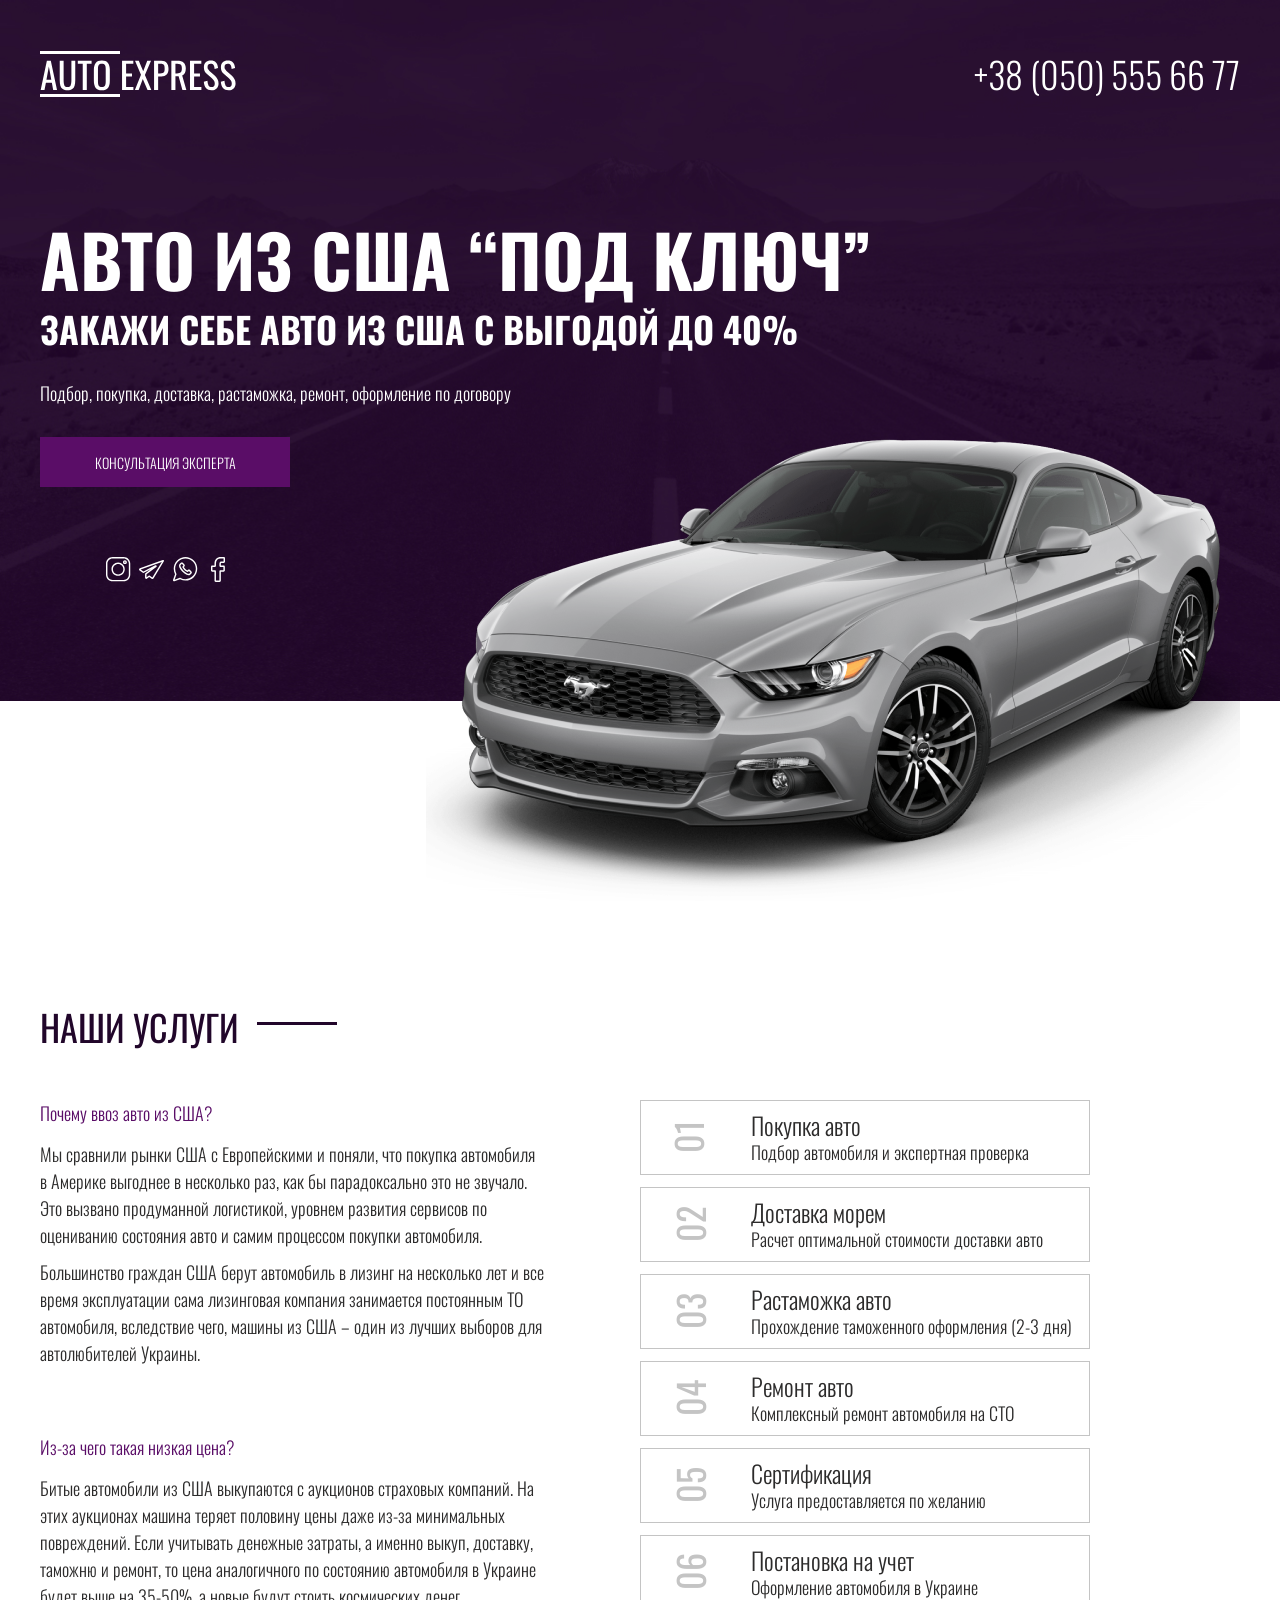
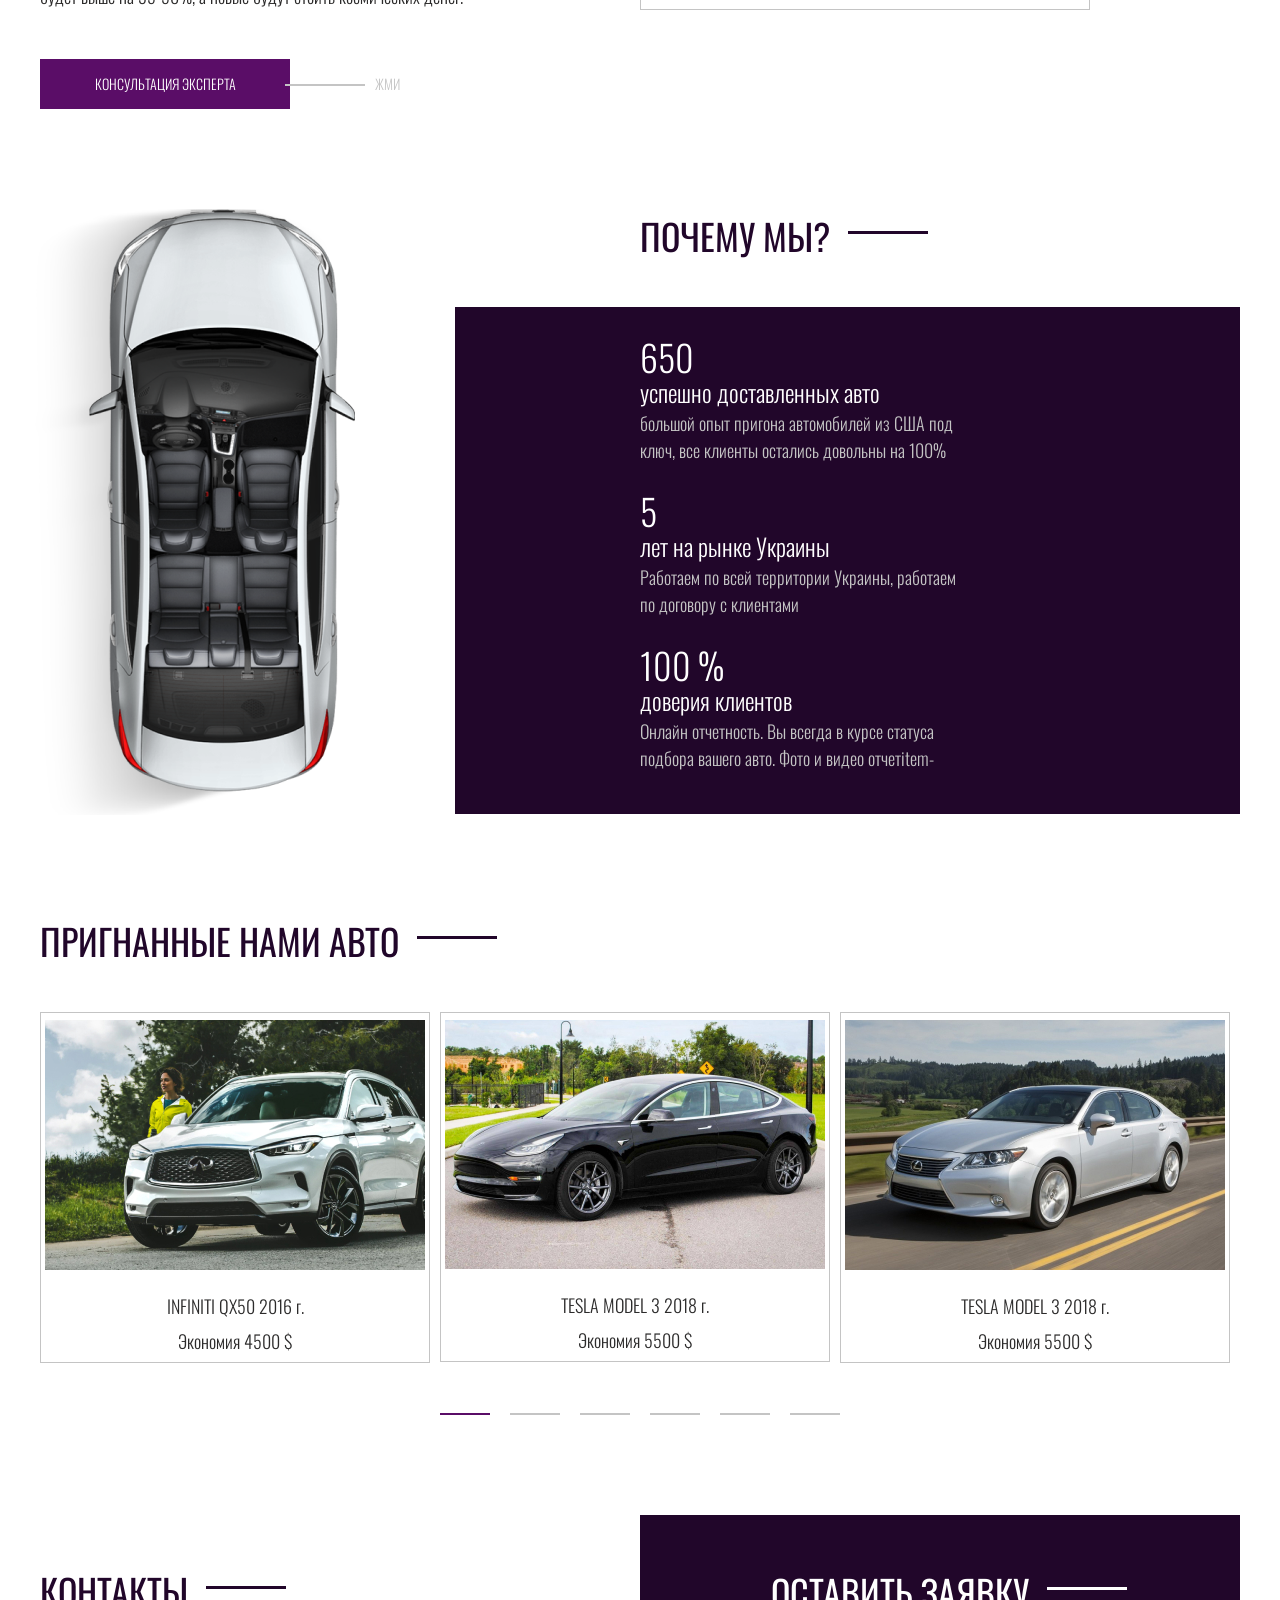
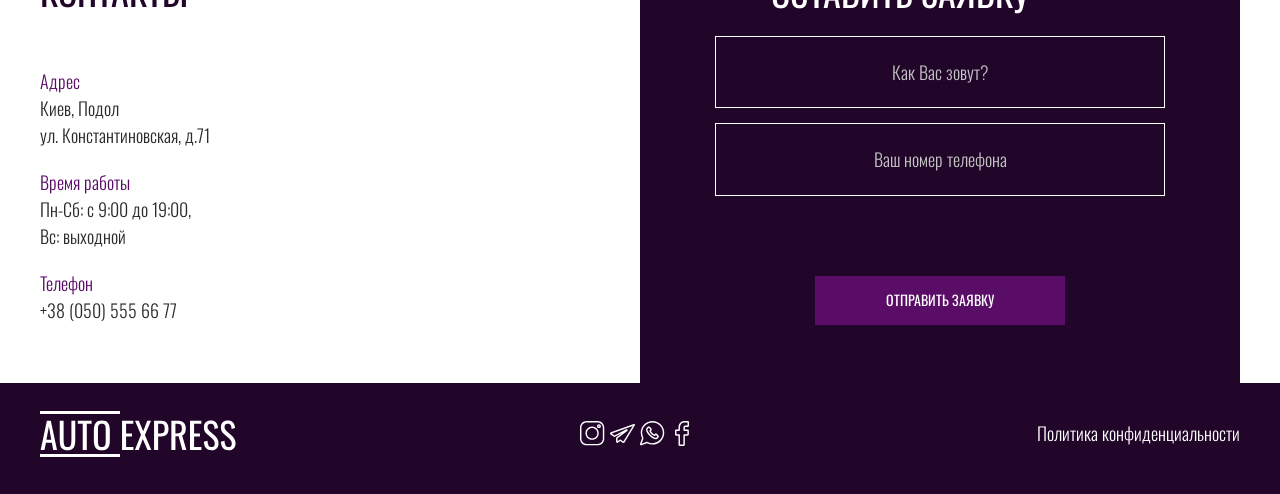
<file: index.html>
<!DOCTYPE html>
<html lang="ru">

<head>
  <meta charset="UTF-8">
  <meta http-equiv="X-UA-Compatible" content="IE=edge">
  <meta name="viewport" content="width=device-width, initial-scale=1.0">
  <link rel="preconnect" href="https://fonts.googleapis.com">
  <link rel="preconnect" href="https://fonts.gstatic.com" crossorigin>
  <link href="https://fonts.googleapis.com/css2?family=Oswald:wght@300;400&display=swap" rel="stylesheet">
  <link rel="stylesheet" href="css/normalize.css">
  <link rel="stylesheet" href="css/slick.css">
  <link rel="stylesheet" href="css/style.css">
  <title>Авто из США</title>
</head>

<body>
  <header class="main-header">
    <div class="main-header__center-box">
      <div class="main-header__top">
        <a class="main-header__logo" href="#">
          <img src="icons/main-logo.svg" alt="logo">
        </a>
        <a class="main-header__tel" href="tel:+380505556677">+38 (050) 555 66 77</a>
      </div>
      <div class="main-header__content">
        <h1 class="main-header__title">
          Авто из США “ПОД КЛЮЧ”
        </h1>
        <h2 class="main-header__subtitle">
          Закажи себе авто из США с выгодой до 40%
        </h2>

        <p class="main-header__text">
          Подбор, покупка, доставка, растаможка, ремонт, оформление по договору
        </p>
        <a class="main-header__call" href="#">
          Консультация эксперта
        </a>
        <ul class="main-header__social-list">
          <li class="main-header__social-item">
            <a class="main-header__social-link main-header__social-link--ins" href="#">
              instagram
            </a>
          </li>
          <li class="main-header__social-item">
            <a class="main-header__social-link main-header__social-link--tel" href="#">
              telegram
            </a>
          </li>
          <li class="main-header__social-item">
            <a class="main-header__social-link main-header__social-link--wat" href="#">
              watsapp
            </a>
          </li>
          <li class="main-header__social-item">
            <a class="main-header__social-link main-header__social-link--face" href="#">
              face
            </a>
          </li>
        </ul>
        <img class="main-header__promo-img" src="img/car-header.png" alt="car">
      </div>
    </div>
  </header>

  <section class="services">
    <div class="services__center-box">
      <h2 class="services__title">
        <span>Наши услуги</span>
      </h2>

      <div class="services__content">
        <div class="services__QA">
          <div class="services__QA-item">
            <h5 class="services__question">
              Почему ввоз авто из США?
            </h5>
            <p class="services__answer">
              Мы сравнили рынки США с Европейскими и поняли, что покупка автомобиля в Америке выгоднее в несколько раз,
              как бы парадоксально это не звучало. Это вызвано продуманной логистикой, уровнем развития сервисов по
              оцениванию состояния авто и самим процессом покупки автомобиля.
            </p>
            <p class="services__answer">
              Большинство граждан США берут автомобиль в лизинг на несколько лет и все время эксплуатации сама
              лизинговая компания занимается постоянным ТО автомобиля, вследствие чего, машины из США – один из лучших
              выборов для автолюбителей Украины.
            </p>
          </div>
          <div class="services__QA-item">
            <h5 class="services__question">
              Из-за чего такая низкая цена?
            </h5>
            <p class="services__answer">
              Битые автомобили из США выкупаются с аукционов страховых компаний. На этих аукционах машина теряет
              половину цены даже из-за минимальных повреждений. Если учитывать денежные затраты, а именно выкуп,
              доставку, таможню и ремонт, то цена аналогичного по состоянию автомобиля в Украине будет выше на 35-50%, а
              новые будут стоить космических денег.
            </p>
          </div>
        </div>

        <ol class="services__list">
          <li class="services__item">
            <p class="services__item-point">Покупка авто</p>
            <p class="services__item-text">Подбор автомобиля и экспертная проверка</p>
          </li>
          <li class="services__item">
            <p class="services__item-point">Доставка морем</p>
            <p class="services__item-text">Расчет оптимальной стоимости доставки авто</p>
          </li>
          <li class="services__item">
            <p class="services__item-point">Растаможка авто</p>
            <p class="services__item-text">Прохождение таможенного оформления (2-3 дня)</p>
          </li>
          <li class="services__item">
            <p class="services__item-point">Ремонт авто</p>
            <p class="services__item-text">Комплексный ремонт автомобиля на СТО</p>
          </li>
          <li class="services__item">
            <p class="services__item-point">Сертификация</p>
            <p class="services__item-text">Услуга предоставляется по желанию</p>
          </li>
          <li class="services__item">
            <p class="services__item-point">Постановка на учет</p>
            <p class="services__item-text">Оформление автомобиля в Украине</p>
          </li>
        </ol>
      </div>

      <a class="services__call services__call--decor" href="#">Консультация эксперта</a>
    </div>
  </section>

  <section class="benefits">
    <div class="benefits__center-box">
      <div class="benefits__content">
        <h2 class="benefits__title">
          Почему мы?<span></span>
        </h2>

        <ul class="benefits__list">
          <li class="benefits__item">
            <p class="benefits__item-title">
              <span>650</span> успешно доставленных авто
            </p>
            <p class="benefits__item-text">
              большой опыт пригона автомобилей из США под ключ, все клиенты остались довольны на 100%
            </p>
          </li>
          <li class="benefits__item">
            <p class="benefits__item-title">
              <span>5</span> лет на рынке Украины
            </p>
            <p class="benefits__item-text">
              Работаем по всей территории Украины, работаем по договору с клиентами
            </p>
          </li>
          <li class="benefits__item">
            <p class="benefits__item-title">
              <span>100 %</span> доверия клиентов
            </p>
            <p class="benefits__item-text">
              Онлайн отчетность. Вы всегда в курсе статуса подбора вашего авто. Фото и видео отчетitem-
            </p>
          </li>
        </ul>
      </div>
    </div>
  </section>

  <section class="cars">
    <div class="cars__center-box">
      <h2 class="cars__title">
        Пригнанные нами авто <span></span>
      </h2>
      <div class="cars__carousel slick-slider-one">
        <div class="cars__item">
          <div class="cars__item-box">
            <img class="cars__img" src="img/content/car1.jpg" alt="car1">
            <p class="cars__model">INFINITI QX50 2016 г.</p>
            <p class="cars__save">Экономия 4500 $</p>
          </div>
        </div>

        <div class="cars__item">
          <div class="cars__item-box">
            <img class="cars__img" src="img/content/car2.jpg" alt="car2">
            <p class="cars__model">TESLA MODEL 3 2018 г.</p>
            <p class="cars__save">Экономия 5500 $</p>
          </div>
        </div>

        <div class="cars__item">
          <div class="cars__item-box">
            <img class="cars__img" src="img/content/car3.jpg" alt="car3">
            <p class="cars__model">TESLA MODEL 3 2018 г.</p>
            <p class="cars__save">Экономия 5500 $</p>
          </div>
        </div>

        <div class="cars__item">
          <div class="cars__item-box">
            <img class="cars__img" src="img/content/car3.jpg" alt="car3">
            <p class="cars__model">TESLA MODEL 3 2018 г.</p>
            <p class="cars__save">Экономия 5500 $</p>
          </div>
        </div>

        <div class="cars__item">
          <div class="cars__item-box">
            <img class="cars__img" src="img/content/car2.jpg" alt="car2">
            <p class="cars__model">TESLA MODEL 3 2018 г.</p>
            <p class="cars__save">Экономия 5500 $</p>
          </div>
        </div>

        <div class="cars__item">
          <div class="cars__item-box">
            <img class="cars__img" src="img/content/car1.jpg" alt="car1">
            <p class="cars__model">INFINITI QX50 2016 г.</p>
            <p class="cars__save">Экономия 4500 $</p>
          </div>
        </div>

      </div>
    </div>
  </section>

  <section class="contacts">
    <div class="contacts__center-box">
      <div class="contacts__date">
        <h2 class="contacts__title">
          Контакты<span></span>
        </h2>
        <ul class="contacts__list">
          <li class="contacts__item">
            <p class="contacts__item-title">Адрес</p>
            <p class="contacts__item-text">Киев, Подол<br>ул. Константиновская, д.71
            </p>
          </li>
          <li class="contacts__item">
            <p class="contacts__item-title">Время работы</p>
            <p class="contacts__item-text">Пн-Сб: с 9:00 до 19:00,<br>Вс: выходной</p>
          </li>
          <li class="contacts__item">
            <p class="contacts__item-title">Телефон</p>
            <p class="contacts__item-text">+38 (050) 555 66 77</p>
          </li>
        </ul>
      </div>

      <form class="contacts__form" action="#">
        <h2 class="contacts__title contacts__title--white">
          оставить заявку<span></span>
        </h2>
        <input class="contacts__input" type="text" placeholder="Как Вас зовут?">
        <input class="contacts__input" type="tel" placeholder="Ваш номер телефона">
        <input class="contacts__btn" type="submit" value="отправить заявку">

      </form>
    </div>
  </section>

  <footer class="main-footer">
    <div class="main-footer__center-box">

      <img class="main-footer__logo" src="icons/main-logo.svg" alt="logo">

      <ul class="main-footer__social-list">
        <li class="main-footer__social-item">
          <a class="main-footer__social-link main-footer__social-link--ins" href="#">
            instagram
          </a>
        </li>
        <li class="main-footer__social-item">
          <a class="main-footer__social-link main-footer__social-link--tel" href="#">
            telegram
          </a>
        </li>
        <li class="main-footer__social-item">
          <a class="main-footer__social-link main-footer__social-link--wat" href="#">
            watsapp
          </a>
        </li>
        <li class="main-footer__social-item">
          <a class="main-footer__social-link main-footer__social-link--face" href="#">
            face
          </a>
        </li>
      </ul>

      <a class="main-footer__copy" href="#">
        Политика конфиденциальности
      </a>
    </div>
  </footer>


  <script src="https://ajax.googleapis.com/ajax/libs/jquery/3.6.0/jquery.min.js"></script>
  <script src="js/slick.min.js"></script>
  <script src="js/main.js"></script>
</body>
<!--ffff-->

</html>
</file>
<file: css/style.css>
@charset "UTF-8";
html {
  box-sizing: border-box; }

*,
*::before,
*::after {
  box-sizing: inherit; }

body {
  font-family: "Oswald", sans-serif;
  font-style: normal;
  font-weight: 300;
  font-size: 18px;
  line-height: 27px;
  color: #2c2b2b; }

.main-header {
  color: #fff;
  background: url("../img/header-bg.jpg") center center/cover no-repeat;
  background-color: #21062a;
  min-height: 700px; }
  .main-header__center-box {
    max-width: 1230px;
    margin: 0 auto;
    padding: 0 15px; }
  .main-header__top {
    padding: 47px 0px 40px;
    display: -ms-flexbox;
    display: flex;
    -ms-flex-pack: justify;
        justify-content: space-between;
    font-size: 36px;
    line-height: 53px;
    text-transform: uppercase;
    margin-bottom: 55px; }
  .main-header__tel {
    color: #fff;
    text-decoration: none; }
  .main-header__content {
    position: relative;
    padding-bottom: 119px; }
  .main-header__title {
    font-size: 72px;
    line-height: 107px;
    text-transform: uppercase;
    padding: 0;
    margin: 0;
    margin-bottom: -10px; }
  .main-header__subtitle {
    font-size: 36px;
    line-height: 53px;
    text-transform: uppercase;
    margin: 0;
    margin-bottom: 25px;
    padding: 0; }
  .main-header__text {
    font-size: 18px;
    line-height: 27px;
    margin: 0;
    margin-bottom: 30px;
    padding: 0; }
  .main-header__call {
    display: inline-block;
    padding: 14.5px 54.5px;
    font-size: 14px;
    line-height: 21px;
    text-transform: uppercase;
    text-decoration: none;
    color: #ffffff;
    background-color: #5a0d67;
    transition: all 0.4s; }
    .main-header__call:hover {
      color: #5a0d67;
      background-color: #ffffff; }
  .main-header__social-list {
    display: -ms-flexbox;
    display: flex;
    max-width: 125px;
    -ms-flex-pack: justify;
        justify-content: space-between;
    list-style: none;
    margin: 70px 0 0 66px;
    padding: 0; }
  .main-header__social-link {
    display: block;
    width: 25px;
    height: 25px;
    font-size: 0;
    line-height: 0;
    background-repeat: no-repeat;
    background-position: center center;
    background-size: contain;
    transition: all 0.2s; }
    .main-header__social-link:hover {
      -webkit-transform: scale(110%);
              transform: scale(110%); }
  .main-header__social-link--ins {
    background-image: url("../icons/instagram.svg"); }
  .main-header__social-link--tel {
    background-image: url("../icons/telegram.svg"); }
  .main-header__social-link--wat {
    background-image: url("../icons/whatsapp.svg"); }
  .main-header__social-link--face {
    background-image: url("../icons/facebook.svg"); }
  .main-header__promo-img {
    position: absolute;
    right: 0;
    bottom: -200px; }

@media (max-width: 1024px) {
  .main-header__top {
    padding-bottom: 15px;
    margin-bottom: 20px; }
  .main-header__promo-img {
    width: 75%; } }

@media (max-width: 850px) {
  .main-header__top {
    padding-bottom: 10px;
    margin-bottom: 15px; }
  .main-header__tel {
    font-size: 28px;
    line-height: 38px; }
  .main-header__title {
    font-size: 56px;
    line-height: 82px; }
  .main-header__subtitle {
    font-size: 22px;
    line-height: 30px;
    padding-top: 10px; } }

@media (max-width: 650px) {
  .main-header__top {
    -ms-flex-direction: column;
        flex-direction: column;
    padding-top: 20px;
    margin-bottom: 25px; }
  .main-header__content {
    padding-bottom: 25px; }
  .main-header__title {
    font-size: 32px;
    line-height: 38px; }
  .main-header__subtitle {
    font-size: 20px;
    line-height: 30px;
    padding-top: 10px; }
  .main-header__promo-img {
    position: static;
    display: block;
    width: 100%;
    max-width: 300px;
    margin-top: 35px; } }

.services__center-box {
  max-width: 1230px;
  margin: 0 auto;
  padding: 269px 15px 15px; }

.services__title {
  font-family: Oswald;
  font-style: normal;
  font-weight: 400;
  font-size: 36px;
  line-height: 53px;
  text-transform: uppercase;
  color: #21062a; }
  .services__title span {
    position: relative; }
    .services__title span::before {
      content: "";
      display: block;
      position: absolute;
      width: 80px;
      height: 3px;
      background-color: #21062a;
      top: 22px;
      right: -98px; }

.services__content {
  width: 100%;
  display: -ms-flexbox;
  display: flex;
  margin-bottom: 20px; }

.services__QA {
  max-width: 505px;
  margin-right: 95px;
  color: #2c2b2b; }

.services__QA-item {
  margin-bottom: 70px; }
  .services__QA-item:last-child {
    margin-bottom: 0px; }

.services__question {
  margin: 20px 0 18px;
  font-weight: 300;
  font-size: 18px;
  line-height: 20px;
  color: #5a0d67; }

.services__answer {
  margin: 0;
  margin-bottom: 10px; }

.services__list {
  -ms-flex-preferred-size: 500px;
      flex-basis: 500px;
  margin: 0;
  padding: 17px 0;
  list-style: none;
  color: #2c2b2b;
  counter-reset: my-counter; }

.services__item {
  max-width: 500px;
  position: relative;
  margin: 0;
  margin-right: 50px;
  margin-bottom: 12px;
  padding: 10px 5px 8px 110px;
  border: 1px solid #c4c4c4;
  counter-increment: my-counter;
  transition: all 0.8s; }
  .services__item::before {
    content: "0" counter(my-counter);
    display: block;
    position: absolute;
    top: 9px;
    left: 30px;
    font-weight: 400;
    font-size: 36px;
    line-height: 53px;
    text-transform: uppercase;
    color: #c4c4c4;
    -webkit-transform: rotate(-90deg);
            transform: rotate(-90deg); }
  .services__item:hover {
    border: 1px solid #5a0d67;
    box-shadow: 1px 1px;
    margin-right: 0; }
    .services__item:hover::before {
      color: #5a0d67; }
    .services__item:hover .services__item-point {
      color: #5a0d67; }

.services__item-point {
  margin: 0;
  padding: 0;
  font-weight: 300;
  font-size: 24px;
  line-height: 28px;
  color: #2c2b2b; }

.services__item-text {
  margin: 0;
  padding: 0;
  font-size: 18px;
  line-height: 27px;
  color: #2c2b2b; }

.services__call {
  display: inline-block;
  position: relative;
  padding: 14.5px 54.5px;
  font-size: 14px;
  line-height: 21px;
  text-transform: uppercase;
  text-decoration: none;
  color: #ffffff;
  background-color: #5a0d67;
  transition: all 0.4s; }
  .services__call:hover {
    color: #5a0d67;
    background-color: #ffffff; }
  .services__call--decor::before {
    content: "";
    display: block;
    position: absolute;
    width: 80px;
    height: 2px;
    background-color: #c4c4c4;
    top: 25px;
    right: -75px; }
  .services__call--decor::after {
    content: "жми";
    position: absolute;
    right: -110px;
    color: #c4c4c4; }

@media (max-width: 1120px) {
  .services__center-box {
    padding-top: 190px; }
  .services__QA {
    margin-right: 35px; }
  .services__item {
    margin-right: 0; } }

@media (max-width: 1120px) {
  .services__center-box {
    padding-top: 140px; }
  .services__content {
    -ms-flex-direction: column;
        flex-direction: column; }
  .services__list {
    -ms-flex-order: -1;
        order: -1; }
  .services__item {
    max-width: 100%; }
  .services__QA {
    max-width: 100%;
    margin-right: 0; } }

@media (max-width: 650px) {
  .services__center-box {
    padding-top: 30px; }
  .services__title {
    line-height: 38px; }
    .services__title span::before {
      display: none; }
  .services__QA-item {
    margin-bottom: 55px; } }

@media (max-width: 410px) {
  .services__call--decor {
    padding: 14.5px 44.5px; }
  .services__call--decor::before {
    width: 30px;
    right: -25px; }
  .services__call--decor::after {
    width: 30px;
    right: -55px; } }

.benefits__center-box {
  max-width: 1230px;
  margin: 0 auto;
  padding: 55px 15px 15px;
  background-image: url("../img/benefits-img.png");
  background-repeat: no-repeat;
  background-position: 10px 85px; }

.benefits__content {
  max-width: 785px;
  margin-left: auto; }

.benefits__title {
  font-style: normal;
  font-weight: normal;
  font-size: 36px;
  line-height: 53px;
  text-transform: uppercase;
  color: #21062a;
  padding-left: 185px;
  margin-bottom: 45px; }
  .benefits__title span {
    position: relative; }
    .benefits__title span::before {
      content: "";
      display: block;
      position: absolute;
      width: 80px;
      height: 3px;
      background-color: #21062a;
      top: 22px;
      right: -98px; }

.benefits__list {
  margin: 0;
  padding: 0;
  padding-top: 25px;
  padding-left: 185px;
  padding-bottom: 20px;
  list-style: none;
  color: #c4c4c4;
  background-color: #21062a; }

.benefits__item {
  max-width: 320px;
  margin: 0;
  margin-bottom: 22px;
  padding: 0; }

.benefits__item-title {
  font-family: Oswald;
  font-style: normal;
  font-weight: 300;
  font-size: 24px;
  line-height: 36px;
  color: #ffffff;
  margin: 0;
  padding: 0; }
  .benefits__item-title span {
    display: block;
    font-size: 36px;
    line-height: 50px;
    margin-bottom: -8px;
    text-transform: uppercase; }

.benefits__item-text {
  margin: 0;
  padding: 0; }

@media (max-width: 1160px) {
  .benefits__content {
    margin-left: 350px; } }

@media (max-width: 950px) {
  .benefits__title {
    padding-left: 70px; }
  .benefits__list {
    padding-left: 70px; } }

@media (max-width: 850px) {
  .benefits__center-box {
    padding-top: 15px;
    background-image: none; }
  .benefits__content {
    width: 100%;
    margin-left: 0; }
  .benefits__title {
    padding-left: 20px; }
  .benefits__list {
    padding-left: 20px; }
  .benefits__item {
    max-width: 100%; } }

@media (max-width: 450px) {
  .benefits__title span::before {
    display: none; } }

.cars__center-box {
  max-width: 1230px;
  margin: 0 auto;
  padding: 55px 15px 15px; }

.cars__title {
  font-style: normal;
  font-weight: normal;
  font-size: 36px;
  line-height: 53px;
  text-transform: uppercase;
  color: #21062a;
  margin-bottom: 45px; }
  .cars__title span {
    position: relative; }
    .cars__title span::before {
      content: "";
      display: block;
      position: absolute;
      width: 80px;
      height: 3px;
      background-color: #21062a;
      top: 22px;
      right: -98px; }

.cars__carousel {
  max-width: 100%;
  margin: 0;
  padding: 0; }

.cars__item-box {
  max-width: 390px;
  display: -ms-flexbox;
  display: flex;
  -ms-flex-direction: column;
      flex-direction: column;
  -ms-flex-align: center;
      align-items: center;
  padding-top: 7px;
  padding-bottom: 7px;
  border: 1px solid #c4c4c4;
  font-weight: 300;
  font-size: 18px;
  line-height: 27px;
  color: #2c2b2b;
  transition: all 0.4s; }
  .cars__item-box:hover {
    background-color: #5a0d67;
    border-color: #5a0d67;
    color: #ffffff; }

.cars .slick-slider-one .slick-dots {
  list-style: none;
  display: -ms-flexbox;
  display: flex;
  -ms-flex-pack: center;
      justify-content: center;
  margin: 0;
  margin-top: 30px;
  padding: 0; }

.cars .slick-slider-one .slick-dots button {
  font-size: 0;
  border: none;
  width: 50px;
  height: 2px;
  margin: 0 10px;
  background-color: #c4c4c4; }

.cars .slick-slider-one .slick-dots .slick-active button {
  background-color: #5a0d67; }

.cars__img {
  margin-bottom: 23px;
  max-width: 100%; }

.cars__model {
  margin: 0;
  margin-bottom: 8px;
  padding: 0; }

.cars__save {
  margin: 0;
  padding: 0; }

@media (max-width: 1199px) {
  .cars__carousel {
    max-width: 850px;
    margin: 0 auto; } }

@media (max-width: 850px) {
  .cars__center-box {
    padding-top: 20px; }
  .cars__title span {
    display: none; }
  .cars__carousel {
    max-width: 690px;
    margin: 0 auto; }
  .cars__item-box {
    max-width: 690px; }
  .cars__img {
    width: 95%;
    height: auto; }
  .cars .slick-slider-one .slick-dots button {
    width: 20px; } }

.contacts__center-box {
  max-width: 1230px;
  margin: 0 auto;
  padding: 80px 15px 0px;
  display: -ms-flexbox;
  display: flex; }

.contacts__date {
  -ms-flex: 0 3 600px;
      flex: 0 3 600px;
  padding-top: 20px; }

.contacts__title {
  font-style: normal;
  font-weight: normal;
  font-size: 36px;
  line-height: 53px;
  text-transform: uppercase;
  color: #21062a;
  margin-bottom: 51px; }
  .contacts__title span {
    position: relative; }
    .contacts__title span::before {
      content: "";
      display: block;
      position: absolute;
      width: 80px;
      height: 3px;
      background-color: #21062a;
      top: 22px;
      right: -98px; }

.contacts__title--white {
  text-align: center;
  padding-top: 50px;
  padding-right: 80px;
  margin: 0;
  margin-bottom: 18px;
  color: #ffffff; }
  .contacts__title--white span::before {
    background-color: #ffffff; }

.contacts__list {
  margin: 0;
  padding: 0;
  list-style: none; }

.contacts__item {
  margin: 0;
  margin-bottom: 20px;
  padding: 0; }

.contacts__item-title {
  margin: 0;
  padding: 0;
  color: #5a0d67; }

.contacts__item-text {
  margin: 0;
  padding: 0; }

.contacts__form {
  -ms-flex: 0 1 600px;
      flex: 0 1 600px;
  background-color: #21062a; }

.contacts__input {
  display: block;
  margin: 0 auto 15px;
  width: 95%;
  max-width: 450px;
  border: 1px solid #ffffff;
  background-color: #21062a;
  text-align: center;
  color: #c4c4c4;
  padding: 25px 15px; }
  .contacts__input::-webkit-input-placeholder {
    font-family: Oswald;
    font-style: normal;
    font-weight: 300;
    font-size: 18px;
    line-height: 27px;
    color: #c4c4c4; }
  .contacts__input::-moz-placeholder {
    font-family: Oswald;
    font-style: normal;
    font-weight: 300;
    font-size: 18px;
    line-height: 27px;
    color: #c4c4c4; }
  .contacts__input:-ms-input-placeholder {
    font-family: Oswald;
    font-style: normal;
    font-weight: 300;
    font-size: 18px;
    line-height: 27px;
    color: #c4c4c4; }
  .contacts__input::-ms-input-placeholder {
    font-family: Oswald;
    font-style: normal;
    font-weight: 300;
    font-size: 18px;
    line-height: 27px;
    color: #c4c4c4; }
  .contacts__input::placeholder {
    font-family: Oswald;
    font-style: normal;
    font-weight: 300;
    font-size: 18px;
    line-height: 27px;
    color: #c4c4c4; }

.contacts__btn {
  display: block;
  width: 80%;
  max-width: 250px;
  margin: 80px auto 58px;
  padding: 13px 10px 15px;
  border: none;
  font-size: 14px;
  line-height: 21px;
  text-transform: uppercase;
  color: #ffffff;
  background-color: #5a0d67;
  transition: all 0.4s; }
  .contacts__btn:hover {
    color: #5a0d67;
    background-color: #ffffff; }

@media (max-width: 850px) {
  .contacts__center-box {
    -ms-flex-direction: column;
        flex-direction: column;
    padding-top: 10px; }
  .contacts__date {
    -ms-flex-preferred-size: content;
        flex-basis: content; }
  .contacts__list {
    display: -ms-flexbox;
    display: flex;
    -ms-flex-pack: justify;
        justify-content: space-between;
    max-width: 95%;
    margin: 0 auto;
    -ms-flex-wrap: wrap;
        flex-wrap: wrap; }
  .contacts__item {
    margin: 0 10px 25px; }
  .contacts__form {
    -ms-flex-preferred-size: content;
        flex-basis: content; } }

@media (max-width: 450px) {
  .contacts__date {
    padding-top: 0; }
  .contacts__title {
    margin: 10px; }
  .contacts__title span::before {
    display: none; }
  .contacts__form {
    padding-top: 20px; }
  .contacts__title--white {
    padding: 0;
    margin: 10px; }
  .contacts__btn {
    margin: 35px auto; } }

.main-footer {
  color: #fff;
  background-color: #21062a; }
  .main-footer__center-box {
    max-width: 1230px;
    margin: 0 auto;
    padding: 20px 15px 30px;
    display: -ms-flexbox;
    display: flex;
    -ms-flex-align: center;
        align-items: center;
    -ms-flex-pack: justify;
        justify-content: space-between; }
  .main-footer__social-list {
    display: -ms-flexbox;
    display: flex;
    max-width: 125px;
    -ms-flex-pack: justify;
        justify-content: space-between;
    list-style: none;
    padding: 0; }
  .main-footer__social-item {
    margin: 0 2.5px; }
  .main-footer__social-link {
    display: block;
    width: 25px;
    height: 25px;
    font-size: 0;
    line-height: 0;
    background-repeat: no-repeat;
    background-position: center center;
    background-size: contain;
    transition: all 0.2s; }
    .main-footer__social-link:hover {
      -webkit-transform: scale(110%);
              transform: scale(110%); }
  .main-footer__social-link--ins {
    background-image: url("../icons/instagram.svg"); }
  .main-footer__social-link--tel {
    background-image: url("../icons/telegram.svg"); }
  .main-footer__social-link--wat {
    background-image: url("../icons/whatsapp.svg"); }
  .main-footer__social-link--face {
    background-image: url("../icons/facebook.svg"); }
  .main-footer__copy {
    color: #ffffff;
    text-decoration: none; }

@media (max-width: 600px) {
  .main-footer__center-box {
    -ms-flex-direction: column;
        flex-direction: column; } }
</file>
